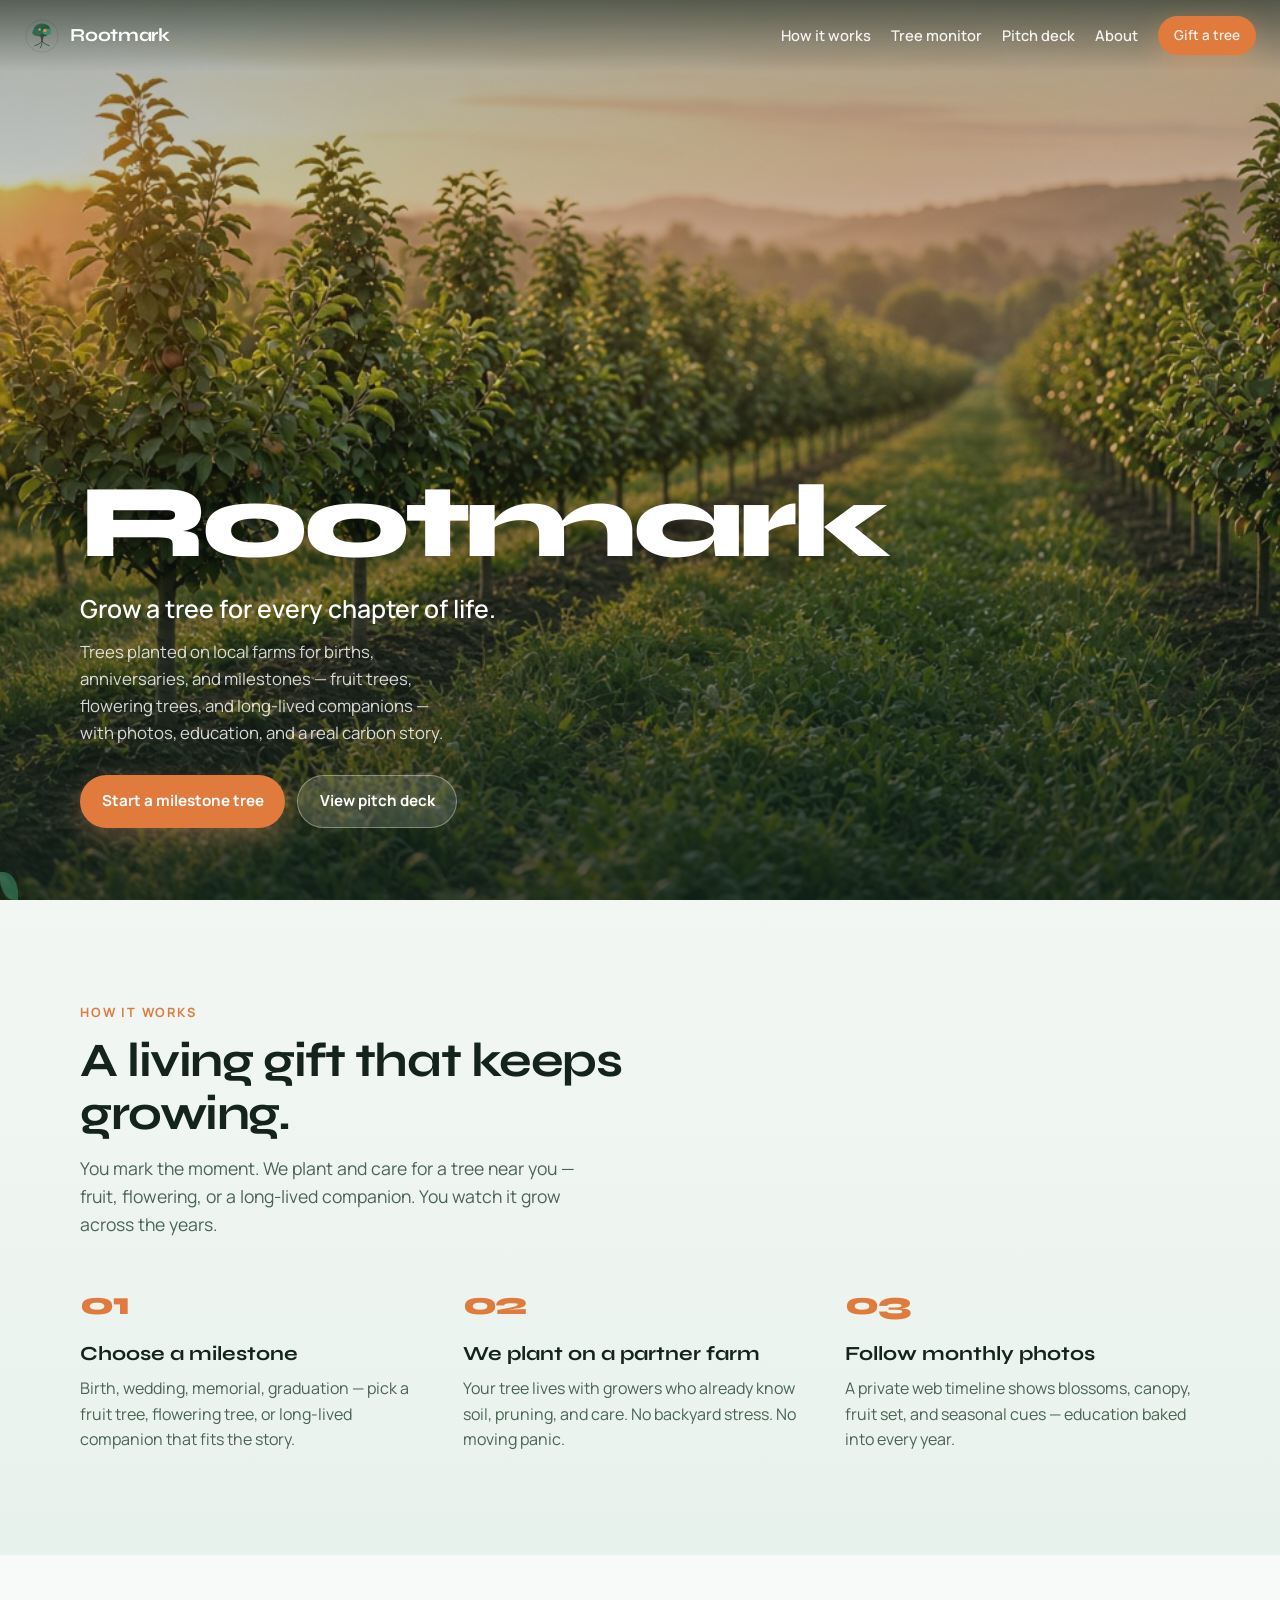
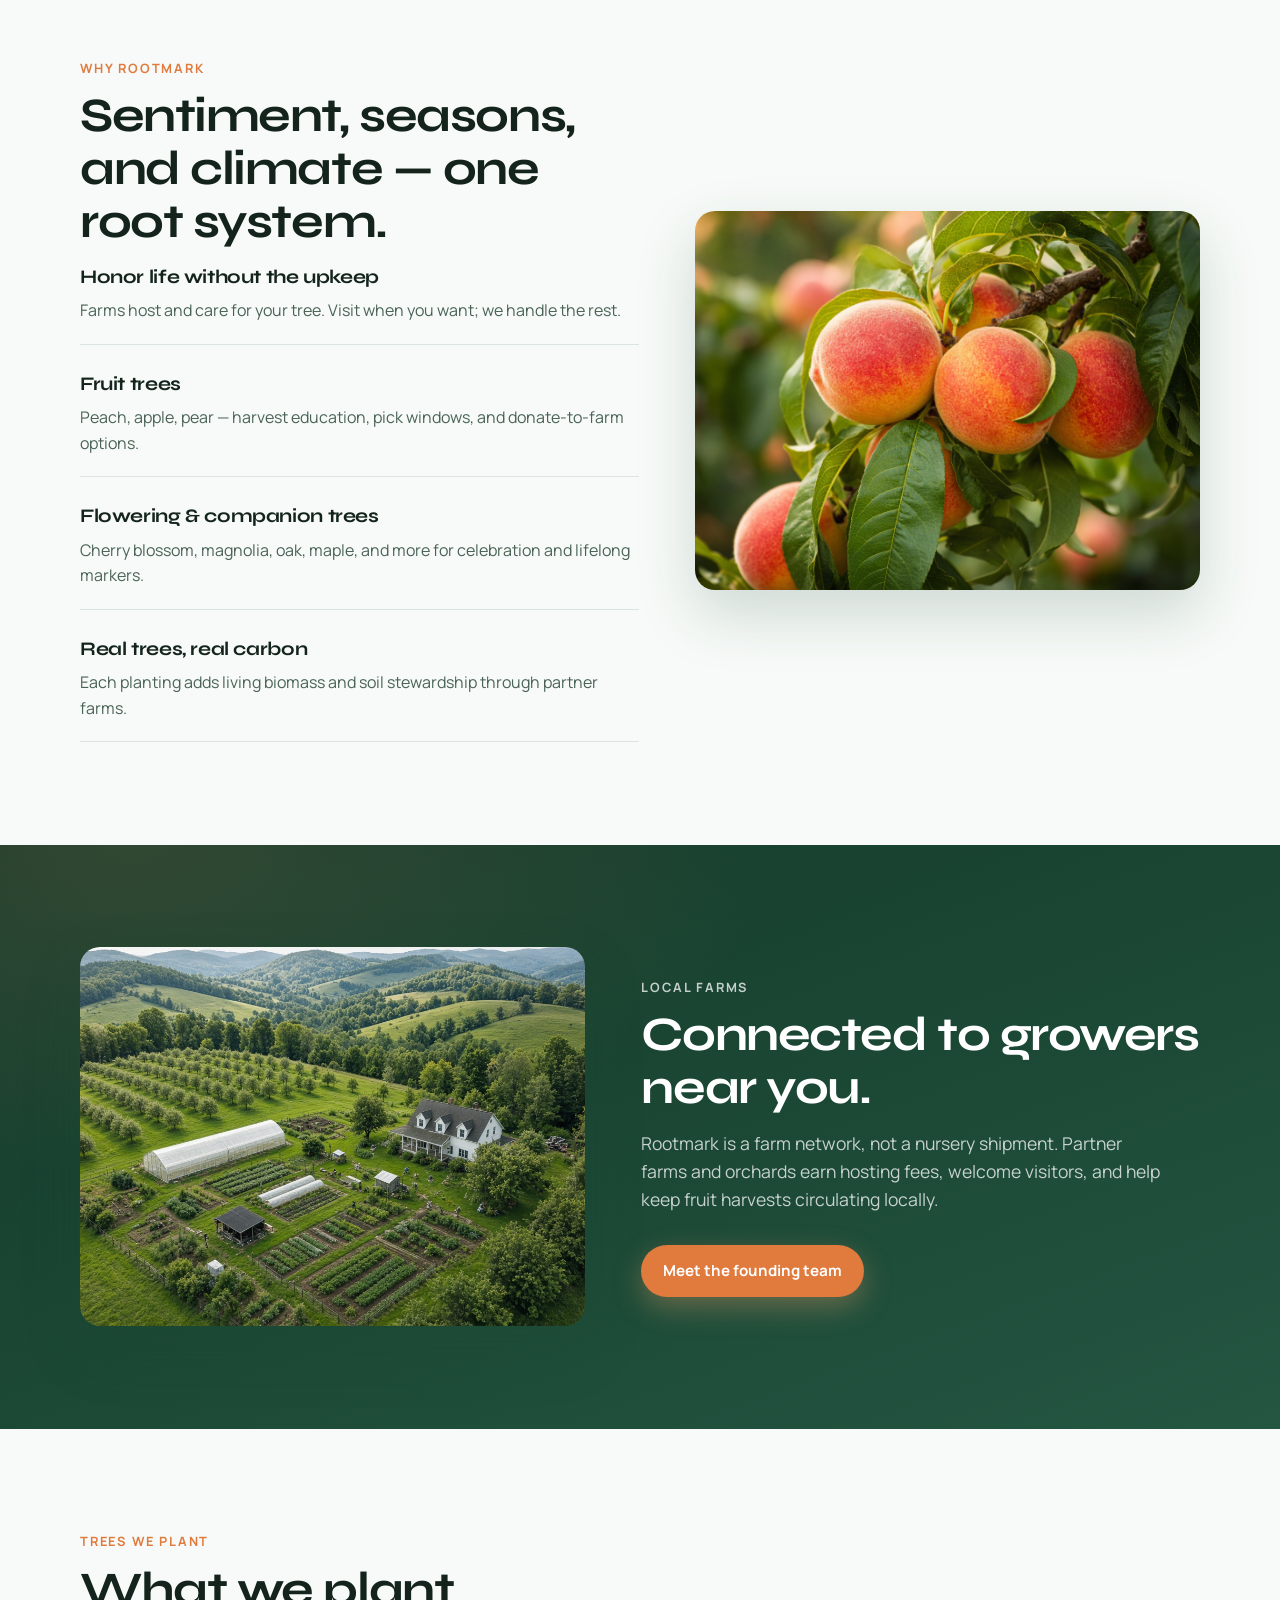
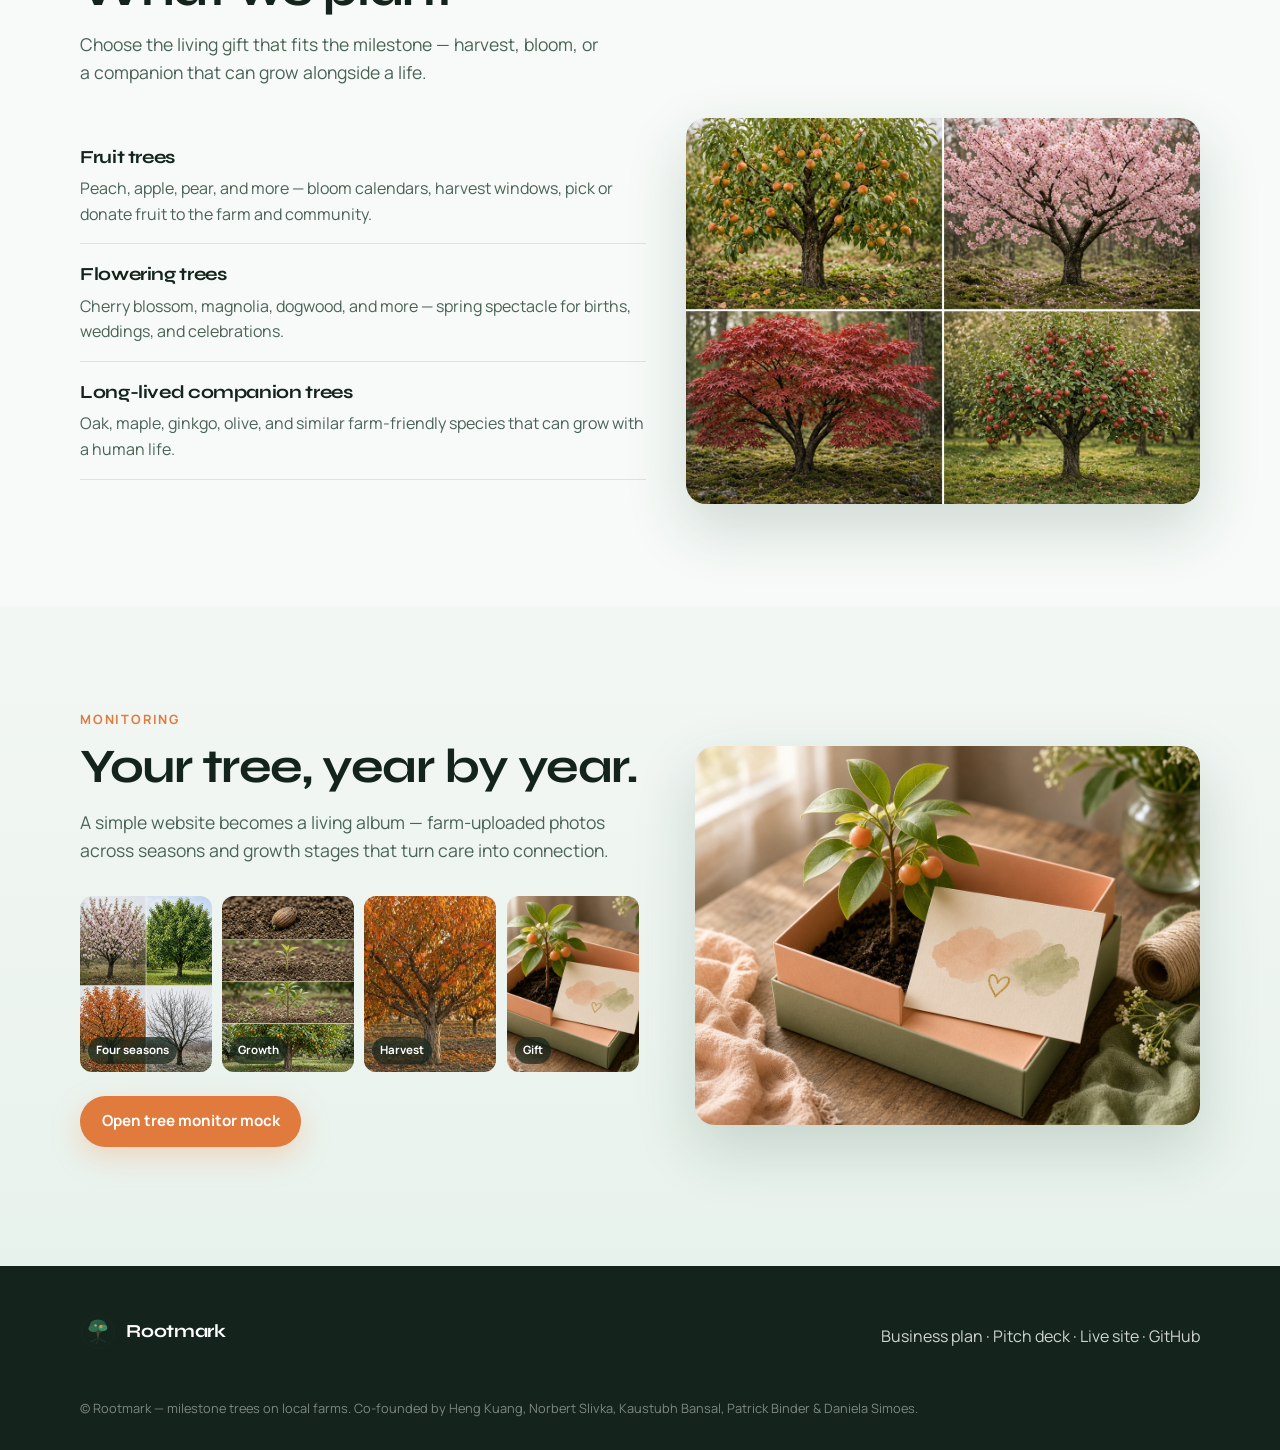
<file: index.html>
<!DOCTYPE html>
<html lang="en">
<head>
  <meta charset="utf-8" />
  <meta name="viewport" content="width=device-width, initial-scale=1" />
  <title>Rootmark — Grow a tree for every chapter of life</title>
  <meta name="description" content="Rootmark plants milestone trees on partner farms — fruit, cherry blossom, maple, and more. Watch them grow with photos, learn the seasons, and support local farms." />
  <link rel="icon" href="assets/favicon.svg" type="image/svg+xml" />
  <link rel="preconnect" href="https://fonts.googleapis.com" />
  <link rel="preconnect" href="https://fonts.gstatic.com" crossorigin />
  <link href="https://fonts.googleapis.com/css2?family=Manrope:wght@400;560;700&family=Syne:wght@700;800&display=swap" rel="stylesheet" />
  <link rel="stylesheet" href="css/styles.css" />
</head>
<body>
  <a class="skip" href="#main">Skip to content</a>
  <header class="nav" id="nav">
    <a class="brand" href="index.html"><img src="assets/logo.svg" alt="" />Rootmark</a>
    <button class="nav-toggle" aria-label="Menu" type="button">☰</button>
    <ul class="nav-links">
      <li><a href="#how">How it works</a></li>
      <li><a href="monitor.html">Tree monitor</a></li>
      <li><a href="pitch/index.html">Pitch deck</a></li>
      <li><a href="about.html">About</a></li>
      <li><a class="btn btn-primary" href="#gift">Gift a tree</a></li>
    </ul>
  </header>

  <main id="main">
    <section class="hero">
      <div class="hero-media" aria-hidden="true">
        <img src="assets/images/hero-orchard.jpg" alt="" />
      </div>
      <div class="hero-shade"></div>
      <span class="leaf" aria-hidden="true"></span>
      <span class="leaf" aria-hidden="true"></span>
      <span class="leaf" aria-hidden="true"></span>
      <div class="hero-content">
        <h1 class="hero-brand">Rootmark</h1>
        <p class="hero-line">Grow a tree for every chapter of life.</p>
        <p class="hero-sub">Trees planted on local farms for births, anniversaries, and milestones — fruit trees, flowering trees, and long-lived companions — with photos, education, and a real carbon story.</p>
        <div class="hero-ctas">
          <a class="btn btn-primary" href="#gift">Start a milestone tree</a>
          <a class="btn btn-ghost" href="pitch/index.html">View pitch deck</a>
        </div>
      </div>
    </section>

    <section class="section band-mist" id="how">
      <div class="section-inner">
        <p class="section-kicker">How it works</p>
        <h2>A living gift that keeps growing.</h2>
        <p class="lead">You mark the moment. We plant and care for a tree near you — fruit, flowering, or a long-lived companion. You watch it grow across the years.</p>
        <div class="steps">
          <div class="step">
            <h3>Choose a milestone</h3>
            <p>Birth, wedding, memorial, graduation — pick a fruit tree, flowering tree, or long-lived companion that fits the story.</p>
          </div>
          <div class="step">
            <h3>We plant on a partner farm</h3>
            <p>Your tree lives with growers who already know soil, pruning, and care. No backyard stress. No moving panic.</p>
          </div>
          <div class="step">
            <h3>Follow monthly photos</h3>
            <p>A private web timeline shows blossoms, canopy, fruit set, and seasonal cues — education baked into every year.</p>
          </div>
        </div>
      </div>
    </section>

    <section class="section">
      <div class="section-inner split">
        <div class="copy">
          <p class="section-kicker">Why Rootmark</p>
          <h2>Sentiment, seasons, and climate — one root system.</h2>
          <ul class="feature-list">
            <li><strong>Honor life without the upkeep</strong><span>Farms host and care for your tree. Visit when you want; we handle the rest.</span></li>
            <li><strong>Fruit trees</strong><span>Peach, apple, pear — harvest education, pick windows, and donate-to-farm options.</span></li>
            <li><strong>Flowering &amp; companion trees</strong><span>Cherry blossom, magnolia, oak, maple, and more for celebration and lifelong markers.</span></li>
            <li><strong>Real trees, real carbon</strong><span>Each planting adds living biomass and soil stewardship through partner farms.</span></li>
          </ul>
        </div>
        <div class="media-frame">
          <img src="assets/images/fruit-harvest.jpg" alt="Ripe fruit on a partner orchard tree" />
        </div>
      </div>
    </section>

    <section class="section band-moss">
      <div class="section-inner split reverse">
        <div class="copy">
          <p class="section-kicker">Local farms</p>
          <h2>Connected to growers near you.</h2>
          <p class="lead">Rootmark is a farm network, not a nursery shipment. Partner farms and orchards earn hosting fees, welcome visitors, and help keep fruit harvests circulating locally.</p>
          <a class="btn btn-primary" href="about.html">Meet the founding team</a>
        </div>
        <div class="media-frame">
          <img src="assets/images/local-farm.jpg" alt="Aerial view of a partner farm orchard" />
        </div>
      </div>
    </section>


    <section class="section" id="trees">
      <div class="section-inner">
        <p class="section-kicker">Trees we plant</p>
        <h2>What we plant</h2>
        <p class="lead">Choose the living gift that fits the milestone — harvest, bloom, or a companion that can grow alongside a life.</p>
        <div class="tree-types">
          <ul class="tree-type-list">
            <li><strong>Fruit trees</strong><span>Peach, apple, pear, and more — bloom calendars, harvest windows, pick or donate fruit to the farm and community.</span></li>
            <li><strong>Flowering trees</strong><span>Cherry blossom, magnolia, dogwood, and more — spring spectacle for births, weddings, and celebrations.</span></li>
            <li><strong>Long-lived companion trees</strong><span>Oak, maple, ginkgo, olive, and similar farm-friendly species that can grow with a human life.</span></li>
          </ul>
          <div class="media-frame">
            <img src="assets/images/tree-types-collage.jpg" alt="Collage of fruit, flowering, and companion trees" />
          </div>
        </div>
      </div>
    </section>

    <section class="section band-mist" id="gift">
      <div class="section-inner split">
        <div class="copy">
          <p class="section-kicker">Monitoring</p>
          <h2>Your tree, year by year.</h2>
          <p class="lead">A simple website becomes a living album — farm-uploaded photos across seasons and growth stages that turn care into connection.</p>
          <div class="photo-strip" aria-label="Monitoring collage concepts">
            <figure>
              <img src="assets/images/tree-four-seasons.jpg" alt="Four seasons collage of the same tree" />
              <figcaption>Four seasons</figcaption>
            </figure>
            <figure>
              <img src="assets/images/tree-growth-stages.jpg" alt="Growth collage from seed to mature tree" />
              <figcaption>Growth</figcaption>
            </figure>
            <figure>
              <img src="assets/images/season-autumn-fruit.jpg" alt="Autumn fruit harvest" />
              <figcaption>Harvest</figcaption>
            </figure>
            <figure>
              <img src="assets/images/milestone-gift.jpg" alt="Milestone gift" />
              <figcaption>Gift</figcaption>
            </figure>
          </div>
          <p style="margin-top:1.5rem"><a class="btn btn-primary" href="monitor.html">Open tree monitor mock</a></p>
        </div>
        <div class="media-frame">
          <img src="assets/images/milestone-gift.jpg" alt="Milestone sapling gift" />
        </div>
      </div>
    </section>
  </main>

  <footer class="footer">
    <div class="footer-inner">
      <a class="brand" href="index.html"><img src="assets/logo.svg" alt="" width="36" height="36" />Rootmark</a>
      <div>
        <a href="docs/business-plan.md">Business plan</a> ·
        <a href="pitch/index.html">Pitch deck</a> ·
        <a href="https://heng-kuang-venturo.github.io/rootmark/">Live site</a> ·
        <a href="https://github.com/heng-kuang-venturo/rootmark">GitHub</a>
      </div>
      <small>© Rootmark — milestone trees on local farms. Co-founded by Heng Kuang, Norbert Slivka, Kaustubh Bansal, Patrick Binder &amp; Daniela Simoes.</small>
    </div>
  </footer>
  <script src="js/main.js"></script>
</body>
</html>
</file>
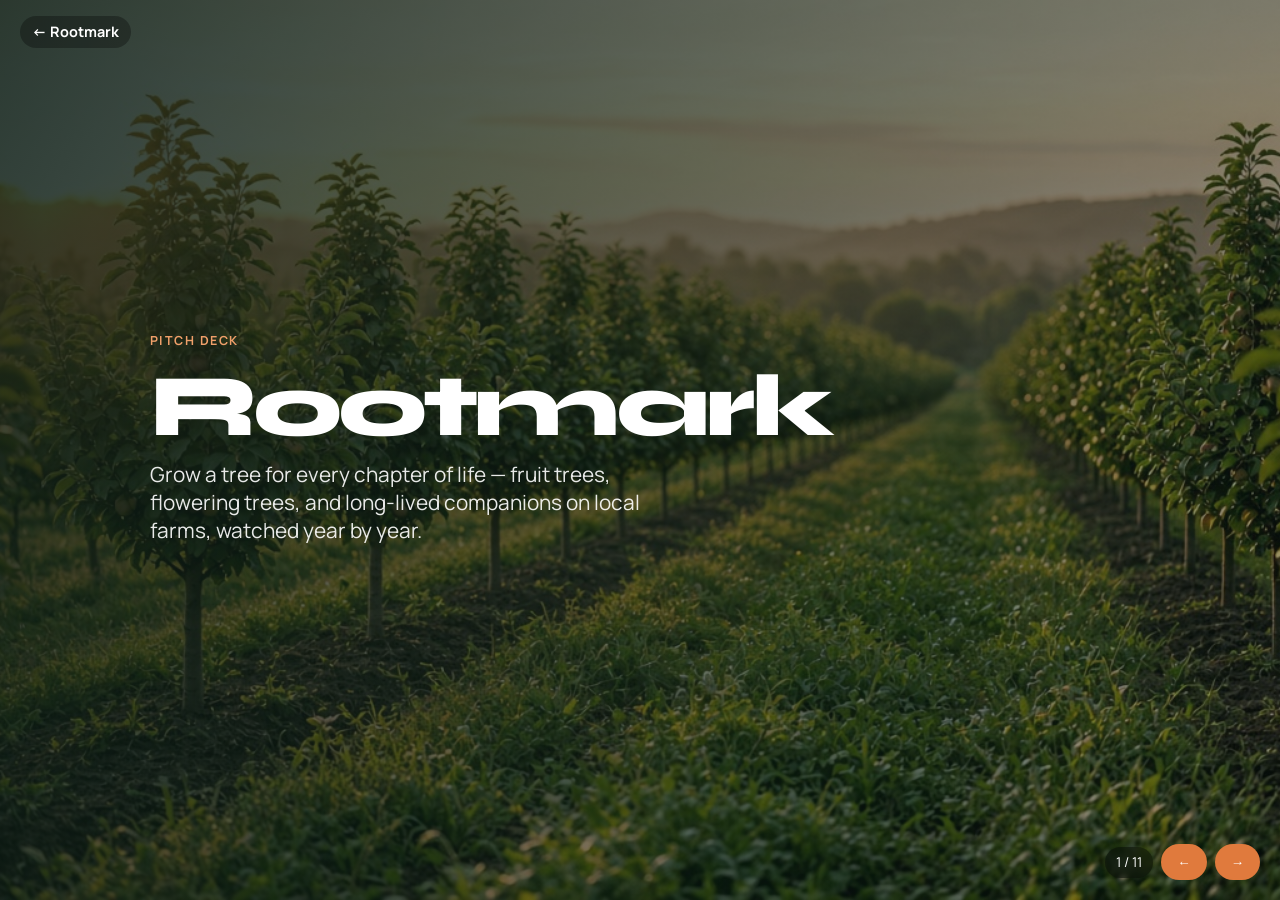
<file: pitch/index.html>
<!DOCTYPE html>
<html lang="en">
<head>
<meta charset="utf-8" />
<meta name="viewport" content="width=device-width, initial-scale=1" />
<title>Rootmark — Pitch Deck</title>
<link rel="icon" href="../assets/favicon.svg" type="image/svg+xml" />
<link href="https://fonts.googleapis.com/css2?family=Manrope:wght@400;560;700&family=Syne:wght@700;800&display=swap" rel="stylesheet" />
<style>
:root{--moss:#1a4633;--leaf:#2f6b4f;--apricot:#e07a3d;--peach:#f0a06a;--ink:#14241c;--paper:#f7faf8;--mist:#e8f2ec;--font-d:"Syne",sans-serif;--font-b:"Manrope",sans-serif}
*{box-sizing:border-box}html,body{margin:0;height:100%;font-family:var(--font-b);color:var(--ink);background:#0e1f17}
.deck{height:100%;overflow:hidden}.slide{display:none;height:100%;padding:clamp(1.5rem,4vw,3rem);position:relative;overflow:hidden}
.slide.active{display:grid;align-content:center;animation:in .55s cubic-bezier(.22,1,.36,1)}
@keyframes in{from{opacity:0;transform:translateY(18px)}to{opacity:1;transform:none}}
.slide.dark{background:linear-gradient(160deg,#123028,#1a4633 55%,#245642);color:#fff}
.slide.light{background:radial-gradient(ellipse at 90% 10%,rgba(240,160,106,.18),transparent 40%),linear-gradient(180deg,#f3f7f4,#e8f2ec)}
.slide.photo{color:#fff}.slide.photo .bg{position:absolute;inset:0;z-index:0}
.slide.photo .bg img{width:100%;height:100%;object-fit:cover}.slide.photo .shade{position:absolute;inset:0;background:linear-gradient(120deg,rgba(14,31,23,.88),rgba(14,31,23,.35));z-index:1}
.slide .content{position:relative;z-index:2;max-width:980px;width:100%;margin:0 auto}
.brand{font-family:var(--font-d);font-weight:800;font-size:clamp(2.8rem,8vw,5.5rem);letter-spacing:-.045em;line-height:.95;margin:0 0 .75rem}
h1{font-family:var(--font-d);font-size:clamp(2rem,5vw,3.4rem);letter-spacing:-.035em;margin:0 0 1rem;line-height:1.05;max-width:18ch}
h2{font-family:var(--font-d);font-size:clamp(1.6rem,3.5vw,2.4rem);letter-spacing:-.03em;margin:0 0 1rem}
.tag{color:var(--peach);font-weight:700;letter-spacing:.12em;text-transform:uppercase;font-size:.78rem;margin:0 0 1rem}
.sub{font-size:clamp(1.05rem,2vw,1.3rem);max-width:42ch;opacity:.9;margin:0 0 1.5rem}
.grid2{display:grid;gap:1.25rem}@media(min-width:800px){.grid2{grid-template-columns:1fr 1fr;gap:2rem}}
.grid3{display:grid;gap:1rem}@media(min-width:800px){.grid3{grid-template-columns:repeat(3,1fr)}}
.panel{padding:1.1rem 1.2rem;border-top:3px solid var(--apricot);background:rgba(255,255,255,.08)}
.light .panel{background:rgba(255,255,255,.65);border-top-color:var(--leaf)}
.panel strong{display:block;font-family:var(--font-d);font-size:1.35rem;margin-bottom:.35rem}
.panel span{font-size:.95rem;opacity:.85;display:block}
.stat{font-family:var(--font-d);font-size:clamp(1.8rem,4vw,2.6rem);font-weight:800;color:var(--apricot);letter-spacing:-.03em}
.light .stat{color:var(--moss)}
.note{font-size:.8rem;opacity:.65;margin-top:1.25rem;max-width:60ch}
ul.clean{margin:0;padding:0;list-style:none;display:grid;gap:.65rem}
ul.clean li{padding-left:1.1rem;position:relative}
ul.clean li::before{content:"";position:absolute;left:0;top:.55em;width:.45rem;height:.45rem;border-radius:50%;background:var(--apricot)}
.nav-ui{position:fixed;bottom:1.25rem;right:1.25rem;z-index:10;display:flex;gap:.5rem;align-items:center}
.nav-ui button{border:0;background:var(--apricot);color:#fff;font-weight:700;padding:.65rem 1rem;border-radius:999px;cursor:pointer}
.nav-ui .count{color:#fff;background:rgba(0,0,0,.35);padding:.4rem .7rem;border-radius:999px;font-size:.85rem;backdrop-filter:blur(6px)}
.top{position:fixed;top:1rem;left:1.25rem;z-index:10;display:flex;gap:.75rem;align-items:center}
.top a{color:#fff;text-decoration:none;font-weight:700;font-size:.9rem;background:rgba(0,0,0,.3);padding:.4rem .75rem;border-radius:999px}
.light ~ .top a,.on-light .top a{color:var(--moss);background:rgba(255,255,255,.7)}
.mini-img{width:100%;border-radius:1rem;overflow:hidden;max-height:280px}
.mini-img img{width:100%;height:100%;object-fit:cover;aspect-ratio:16/9}
table{width:100%;border-collapse:collapse;font-size:.95rem}
td,th{padding:.55rem .4rem;border-bottom:1px solid rgba(255,255,255,.15);text-align:left}
.light td,.light th{border-bottom-color:rgba(26,70,51,.12)}
th{font-family:var(--font-d)}
.team-grid{display:grid;grid-template-columns:repeat(2,1fr);gap:.85rem;margin-top:1rem}
@media(min-width:800px){.team-grid{grid-template-columns:repeat(5,1fr)}}
.team-card{display:grid;gap:.35rem;justify-items:center;text-align:center;padding:.5rem .25rem}
.team-card img{width:84px;height:84px;border-radius:50%;object-fit:cover;border:3px solid rgba(26,70,51,.15)}
.team-card strong{font-family:var(--font-d);font-size:.95rem;letter-spacing:-.02em}
.team-card span{font-size:.8rem;opacity:.75}
</style>
</head>
<body>
<div class="top"><a href="../index.html">← Rootmark</a></div>
<div class="deck" id="deck">

<section class="slide photo active" data-i="0">
  <div class="bg"><img src="../assets/images/hero-orchard.jpg" alt="" /></div>
  <div class="shade"></div>
  <div class="content">
    <p class="tag">Pitch deck</p>
    <p class="brand">Rootmark</p>
    <p class="sub">Grow a tree for every chapter of life — fruit trees, flowering trees, and long-lived companions on local farms, watched year by year.</p>
  </div>
</section>

<section class="slide dark" data-i="1">
  <div class="content">
    <p class="tag">Problem</p>
    <h1>Milestones deserve more than flowers that wilt.</h1>
    <ul class="clean">
      <li>People want living gifts for births, anniversaries, memorials — but few have land, time, or know-how.</li>
      <li>Moving, renting, and apartment life make backyard trees fragile promises.</li>
      <li>Carbon offsets feel abstract; local farms need stable revenue beyond seasonal tourists.</li>
    </ul>
  </div>
</section>

<section class="slide photo" data-i="2">
  <div class="bg"><img src="../assets/images/milestone-gift.jpg" alt="" /></div>
  <div class="shade"></div>
  <div class="content">
    <p class="tag">Solution</p>
    <h1>A milestone tree hosted by a farm near you.</h1>
    <div class="grid3" style="margin-top:1.5rem">
      <div class="panel"><strong>Plant</strong><span>Gift or subscribe; we plant your tree on a partner farm or orchard.</span></div>
      <div class="panel"><strong>Watch</strong><span>Farm photos across years and seasons — growth stages, blooms, and harvest notes for fruit trees.</span></div>
      <div class="panel"><strong>Share</strong><span>Visit anytime; for fruit trees, pick or donate harvest to the farm and community.</span></div>
    </div>
    <p class="note" style="margin-top:1rem">Trees we plant: fruit trees (peach, apple, pear) · flowering trees (cherry blossom, magnolia, dogwood) · long-lived companions (oak, maple, ginkgo, olive).</p>
  </div>
</section>

<section class="slide light" data-i="3">
  <div class="content">
    <p class="tag">Market size</p>
    <h2>TAM / SAM / SOM (labeled estimates)</h2>
    <div class="grid3">
      <div class="panel"><span class="stat">~$85–120B</span><strong>TAM</strong><span>Global gifting + experiential gifts + memorial plantings (order-of-magnitude; combines celebratory gifting and tree/offset markets). Assumption band, not audited.</span></div>
      <div class="panel"><span class="stat">~$8–14B</span><strong>SAM</strong><span>US + W. Europe premium experiential gifts, baby/wedding registries, and local agritourism spend addressable by farm-hosted trees.</span></div>
      <div class="panel"><span class="stat">~$40–90M</span><strong>SOM</strong><span>5-year target: top 20 US metros + 2 EU pilots × mid/high-income milestone givers; ~150–300k trees cumulative.</span></div>
    </div>
    <p class="note">Sources/anchors (directional): US greeting &amp; gift retail scale; wedding/baby registry spend reports; agritourism USDA summaries; voluntary carbon &amp; tree-planting NGO volumes. All figures are planning estimates with clear assumptions — refine with primary research.</p>
  </div>
</section>

<section class="slide dark" data-i="4">
  <div class="content">
    <p class="tag">Business model</p>
    <h2>Three revenue rails</h2>
    <div class="grid3">
      <div class="panel"><strong>Gift planting</strong><span>$180–$320 one-time: tree + first-year care + digital timeline + gift narrative.</span></div>
      <div class="panel"><strong>Care subscription</strong><span>$8–$15/mo after year one: photos, agronomy notes, visit windows, harvest options.</span></div>
      <div class="panel"><strong>Farm partnership</strong><span>Host fee per tree/year + optional visitor day packages; farms keep donated fruit value.</span></div>
    </div>
  </div>
</section>

<section class="slide light" data-i="5">
  <div class="content">
    <p class="tag">Unit economics sketch</p>
    <h2>Per tree, year 1 (illustrative)</h2>
    <table>
      <tr><th>Line</th><th>Amount</th><th>Notes</th></tr>
      <tr><td>ASP (gift SKU)</td><td>$240</td><td>Mid-tier fruit tree (e.g. peach or apple)</td></tr>
      <tr><td>Sapling + plant labor</td><td>$(35–55)</td><td>Wholesale + farm crew</td></tr>
      <tr><td>Year-1 host stipend</td><td>$(40–60)</td><td>Paid to farm</td></tr>
      <tr><td>Photo ops + QA</td><td>$(18–28)</td><td>Monthly uploads, moderation</td></tr>
      <tr><td>Payment + gift packaging</td><td>$(20–30)</td><td>Digital + optional print card</td></tr>
      <tr><td>Contribution margin</td><td>~$70–120</td><td>~30–50% before CAC</td></tr>
    </table>
    <p class="note">CAC target via registries &amp; farm events: $40–80. Payback inside first subscription year when attach rate ≥45%.</p>
  </div>
</section>

<section class="slide photo" data-i="6">
  <div class="bg"><img src="../assets/images/local-farm.jpg" alt="" /></div>
  <div class="shade"></div>
  <div class="content">
    <p class="tag">Operations</p>
    <h1>Farm network + monthly photo logistics.</h1>
    <ul class="clean">
      <li>Onboard orchards with spare row capacity; standardized planting &amp; labeling kits.</li>
      <li>Farms upload monthly photos via mobile web; Rootmark tags phenology tips.</li>
      <li>Visit booking windows coordinated with farms; harvest opt-in or donate-by-default.</li>
      <li>Carbon story tied to living trees + soil practices — no phantom offsets.</li>
    </ul>
  </div>
</section>

<section class="slide dark" data-i="7">
  <div class="content">
    <p class="tag">Go-to-market</p>
    <h2>Phases</h2>
    <div class="grid3">
      <div class="panel"><strong>0–6 mo</strong><span>2–3 farms, 500 trees, wedding/baby registry pilots, founding tech veterans.</span></div>
      <div class="panel"><strong>6–18 mo</strong><span>Expand metro farm network; B2B corporate milestone gifts; influencer orchard days.</span></div>
      <div class="panel"><strong>18–36 mo</strong><span>Multi-region density; subscription attach; white-label memorials with hospices/faith groups.</span></div>
    </div>
  </div>
</section>

<section class="slide light" data-i="8">
  <div class="content">
    <p class="tag">Costs to launch</p>
    <h2>Estimated year-0 burn (lean)</h2>
    <div class="grid2">
      <div class="panel"><strong>$180–260k</strong><span>Ops: farm stipends seed fund, sapling inventory, photo QA contractors, insurance.</span></div>
      <div class="panel"><strong>$120–180k</strong><span>Product: monitoring site, CRM, farm mobile upload, basic marketplace.</span></div>
      <div class="panel"><strong>$80–140k</strong><span>GTM: registry partnerships, content, launch events.</span></div>
      <div class="panel"><strong>$150–220k</strong><span>Team: founding tech veterans + early ops/partnerships (sweat/equity early).</span></div>
    </div>
    <p class="note">Total seed-ish ask band: ~$0.6–0.9M for 18 months runway — planning estimate only.</p>
  </div>
</section>


<section class="slide light" data-i="9">
  <div class="content">
    <p class="tag">Team</p>
    <h2>Tech veterans. Greener world.</h2>
    <p class="sub" style="max-width:52ch;margin:0 0 1rem;font-size:1.05rem">Elite stack coverage — frontend, backend, ML, data science, and product — with years building products that create value for billions of people. Now dedicated to Rootmark.</p>
    <div class="team-grid">
      <div class="team-card">
        <img src="../assets/avatars/avatar-heng-kuang.jpg" alt="Heng Kuang" />
        <strong>Heng Kuang</strong>
        <span>Co-founder</span>
      </div>
      <div class="team-card">
        <img src="../assets/avatars/avatar-norbert-slivka.jpg" alt="Norbert Slivka" />
        <strong>Norbert Slivka</strong>
        <span>Co-founder</span>
      </div>
      <div class="team-card">
        <img src="../assets/avatars/avatar-kaustubh-bansal.jpg" alt="Kaustubh Bansal" />
        <strong>Kaustubh Bansal</strong>
        <span>Co-founder</span>
      </div>
      <div class="team-card">
        <img src="../assets/avatars/avatar-patrick-binder.jpg" alt="Patrick Binder" />
        <strong>Patrick Binder</strong>
        <span>Co-founder</span>
      </div>
      <div class="team-card">
        <img src="../assets/avatars/avatar-daniela-simoes.jpg" alt="Daniela Simoes" />
        <strong>Daniela Simoes</strong>
        <span>Co-founder</span>
      </div>
    </div>
    <p class="note">Five founders · product, platform, and planet</p>
  </div>
</section>

<section class="slide photo" data-i="10">
  <div class="bg"><img src="../assets/images/fruit-harvest.jpg" alt="" /></div>
  <div class="shade"></div>
  <div class="content">
    <p class="tag">Ask / vision</p>
    <p class="brand">Rootmark</p>
    <p class="sub">Make every milestone grow something you can visit, taste, and pass on.</p>
    <p style="margin-top:1.5rem"><a href="../monitor.html" style="color:#f0a06a;font-weight:700">See the tree monitor mock →</a></p>
  </div>
</section>

</div>
<div class="nav-ui">
  <span class="count"><span id="cur">1</span> / <span id="tot">10</span></span>
  <button type="button" id="prev" aria-label="Previous">←</button>
  <button type="button" id="next" aria-label="Next">→</button>
</div>
<script>
const slides=[...document.querySelectorAll('.slide')];
let i=0;
const cur=document.getElementById('cur');
document.getElementById('tot').textContent=slides.length;
function show(n){i=(n+slides.length)%slides.length;slides.forEach((s,idx)=>s.classList.toggle('active',idx===i));cur.textContent=i+1;document.body.classList.toggle('on-light',slides[i].classList.contains('light'));}
document.getElementById('prev').onclick=()=>show(i-1);
document.getElementById('next').onclick=()=>show(i+1);
document.addEventListener('keydown',e=>{if(e.key==='ArrowRight'||e.key===' '){e.preventDefault();show(i+1)}if(e.key==='ArrowLeft')show(i-1)});
</script>
</body>
</html>
</file>
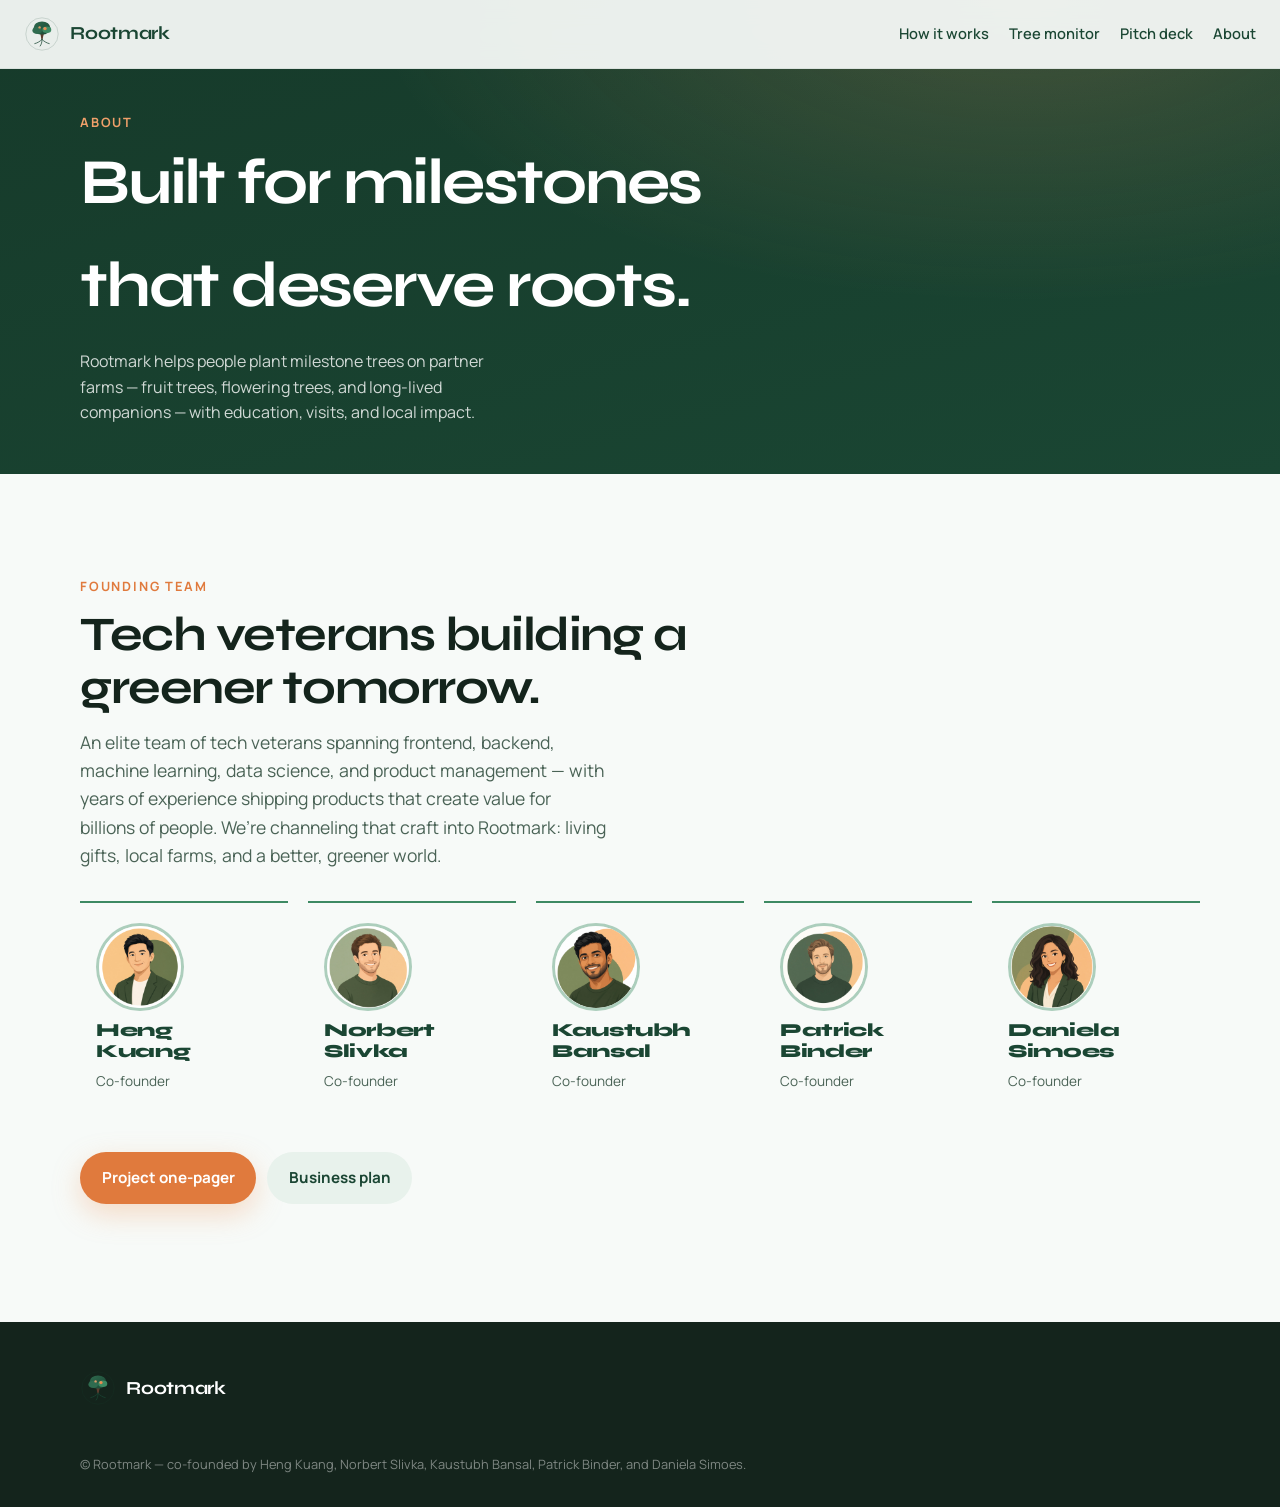
<file: about.html>
<!DOCTYPE html>
<html lang="en">
<head>
  <meta charset="utf-8" />
  <meta name="viewport" content="width=device-width, initial-scale=1" />
  <title>About — Rootmark</title>
  <link rel="icon" href="assets/favicon.svg" type="image/svg+xml" />
  <link href="https://fonts.googleapis.com/css2?family=Manrope:wght@400;560;700&family=Syne:wght@700;800&display=swap" rel="stylesheet" />
  <link rel="stylesheet" href="css/styles.css" />
</head>
<body>
  <header class="nav nav-dark" id="nav">
    <a class="brand" href="index.html"><img src="assets/logo.svg" alt="" />Rootmark</a>
    <button class="nav-toggle" aria-label="Menu" type="button">☰</button>
    <ul class="nav-links">
      <li><a href="index.html#how">How it works</a></li>
      <li><a href="monitor.html">Tree monitor</a></li>
      <li><a href="pitch/index.html">Pitch deck</a></li>
      <li><a href="about.html">About</a></li>
    </ul>
  </header>

  <header class="page-hero">
    <div class="section-inner">
      <p class="section-kicker" style="color:#f0a06a">About</p>
      <h1>Built for milestones that deserve roots.</h1>
      <p>Rootmark helps people plant milestone trees on partner farms — fruit trees, flowering trees, and long-lived companions — with education, visits, and local impact.</p>
    </div>
  </header>

  <section class="section">
    <div class="section-inner">
      <p class="section-kicker">Founding team</p>
      <h2>Tech veterans building a greener tomorrow.</h2>
      <p class="lead">An elite team of tech veterans spanning frontend, backend, machine learning, data science, and product management — with years of experience shipping products that create value for billions of people. We’re channeling that craft into Rootmark: living gifts, local farms, and a better, greener world.</p>
      <div class="founders">
        <article class="founder">
          <img class="avatar" src="assets/avatars/avatar-heng-kuang.jpg" alt="Heng Kuang" width="88" height="88" />
          <div class="name">Heng Kuang</div>
          <div class="role">Co-founder</div>
        </article>
        <article class="founder">
          <img class="avatar" src="assets/avatars/avatar-norbert-slivka.jpg" alt="Norbert Slivka" width="88" height="88" />
          <div class="name">Norbert Slivka</div>
          <div class="role">Co-founder</div>
        </article>
        <article class="founder">
          <img class="avatar" src="assets/avatars/avatar-kaustubh-bansal.jpg" alt="Kaustubh Bansal" width="88" height="88" />
          <div class="name">Kaustubh Bansal</div>
          <div class="role">Co-founder</div>
        </article>
        <article class="founder">
          <img class="avatar" src="assets/avatars/avatar-patrick-binder.jpg" alt="Patrick Binder" width="88" height="88" />
          <div class="name">Patrick Binder</div>
          <div class="role">Co-founder</div>
        </article>
        <article class="founder">
          <img class="avatar" src="assets/avatars/avatar-daniela-simoes.jpg" alt="Daniela Simoes" width="88" height="88" />
          <div class="name">Daniela Simoes</div>
          <div class="role">Co-founder</div>
        </article>
      </div>
      <p style="margin-top:2.5rem"><a class="btn btn-primary" href="docs/project-description.md">Project one-pager</a>
      <a class="btn" style="margin-left:.5rem;background:var(--mist);color:var(--moss)" href="docs/business-plan.md">Business plan</a></p>
    </div>
  </section>

  <footer class="footer">
    <div class="footer-inner">
      <a class="brand" href="index.html"><img src="assets/logo.svg" alt="" />Rootmark</a>
      <small>© Rootmark — co-founded by Heng Kuang, Norbert Slivka, Kaustubh Bansal, Patrick Binder, and Daniela Simoes.</small>
    </div>
  </footer>
  <script src="js/main.js"></script>
</body>
</html>
</file>
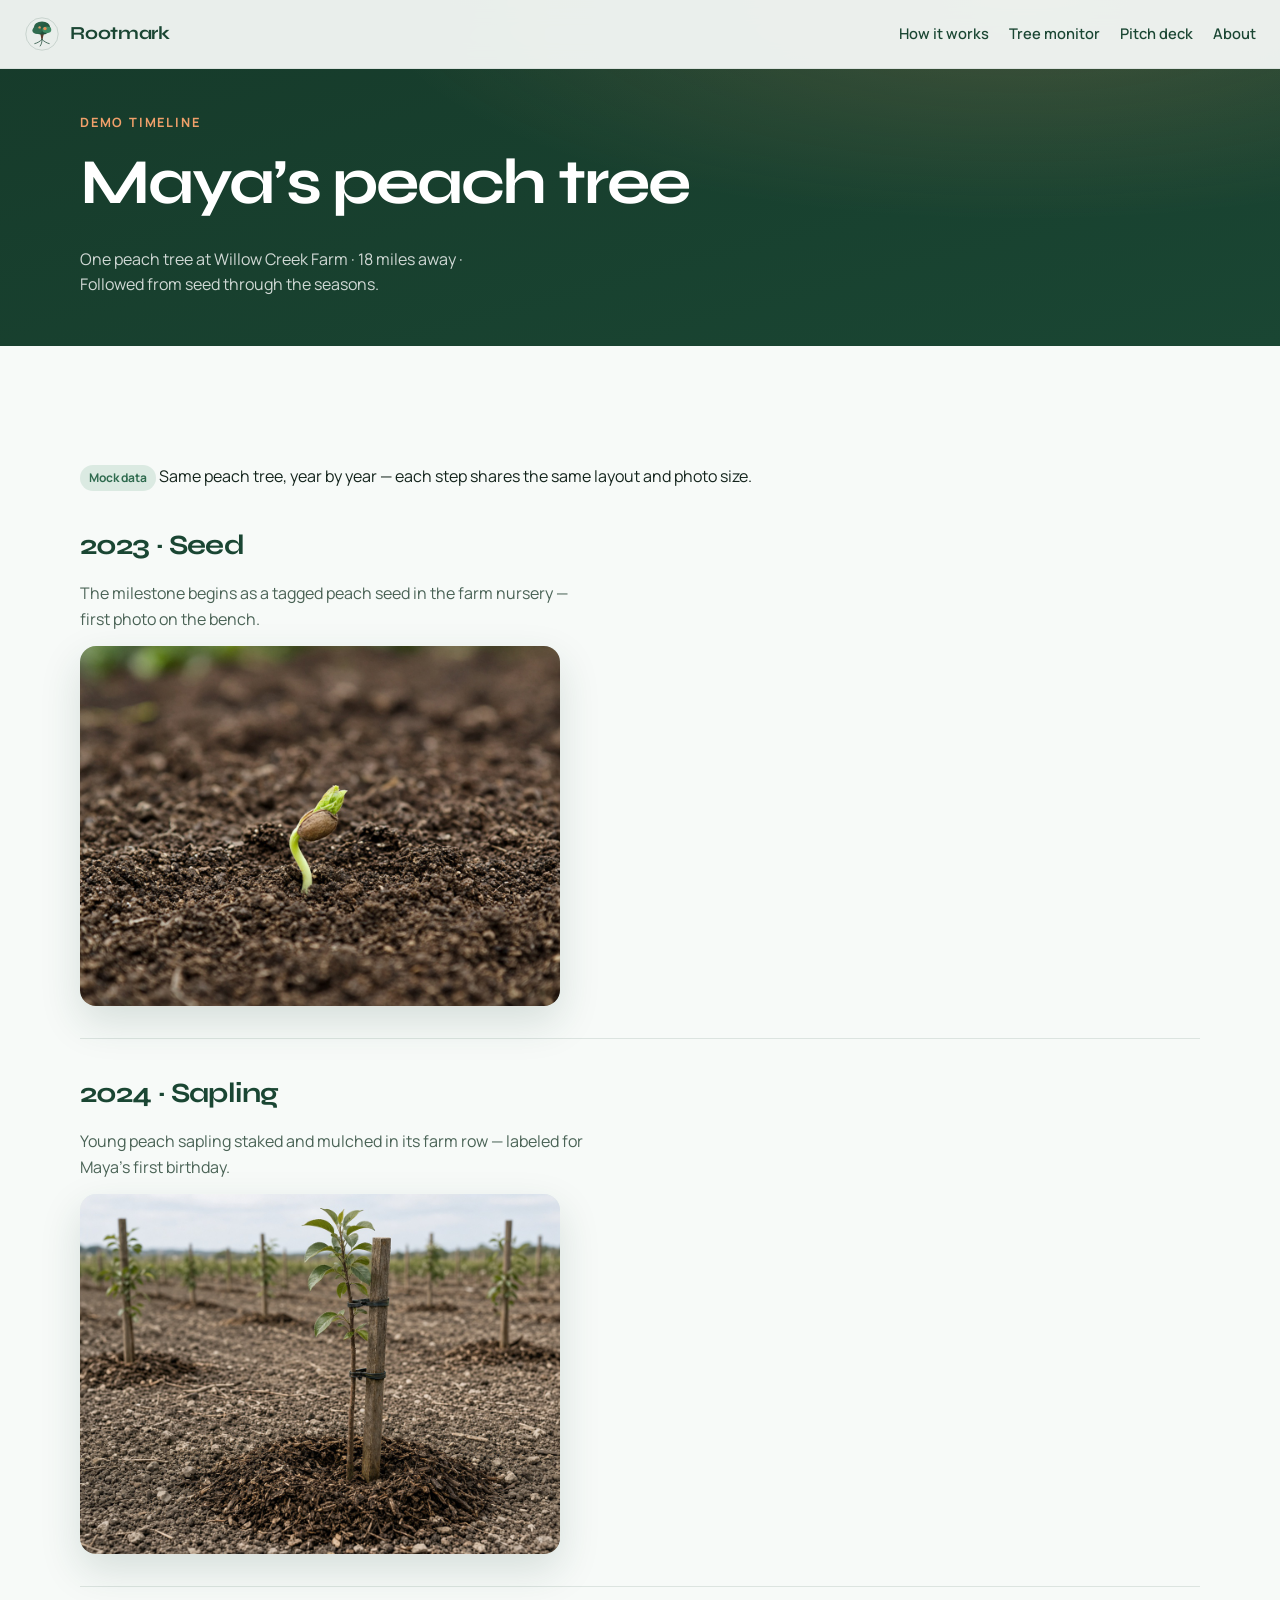
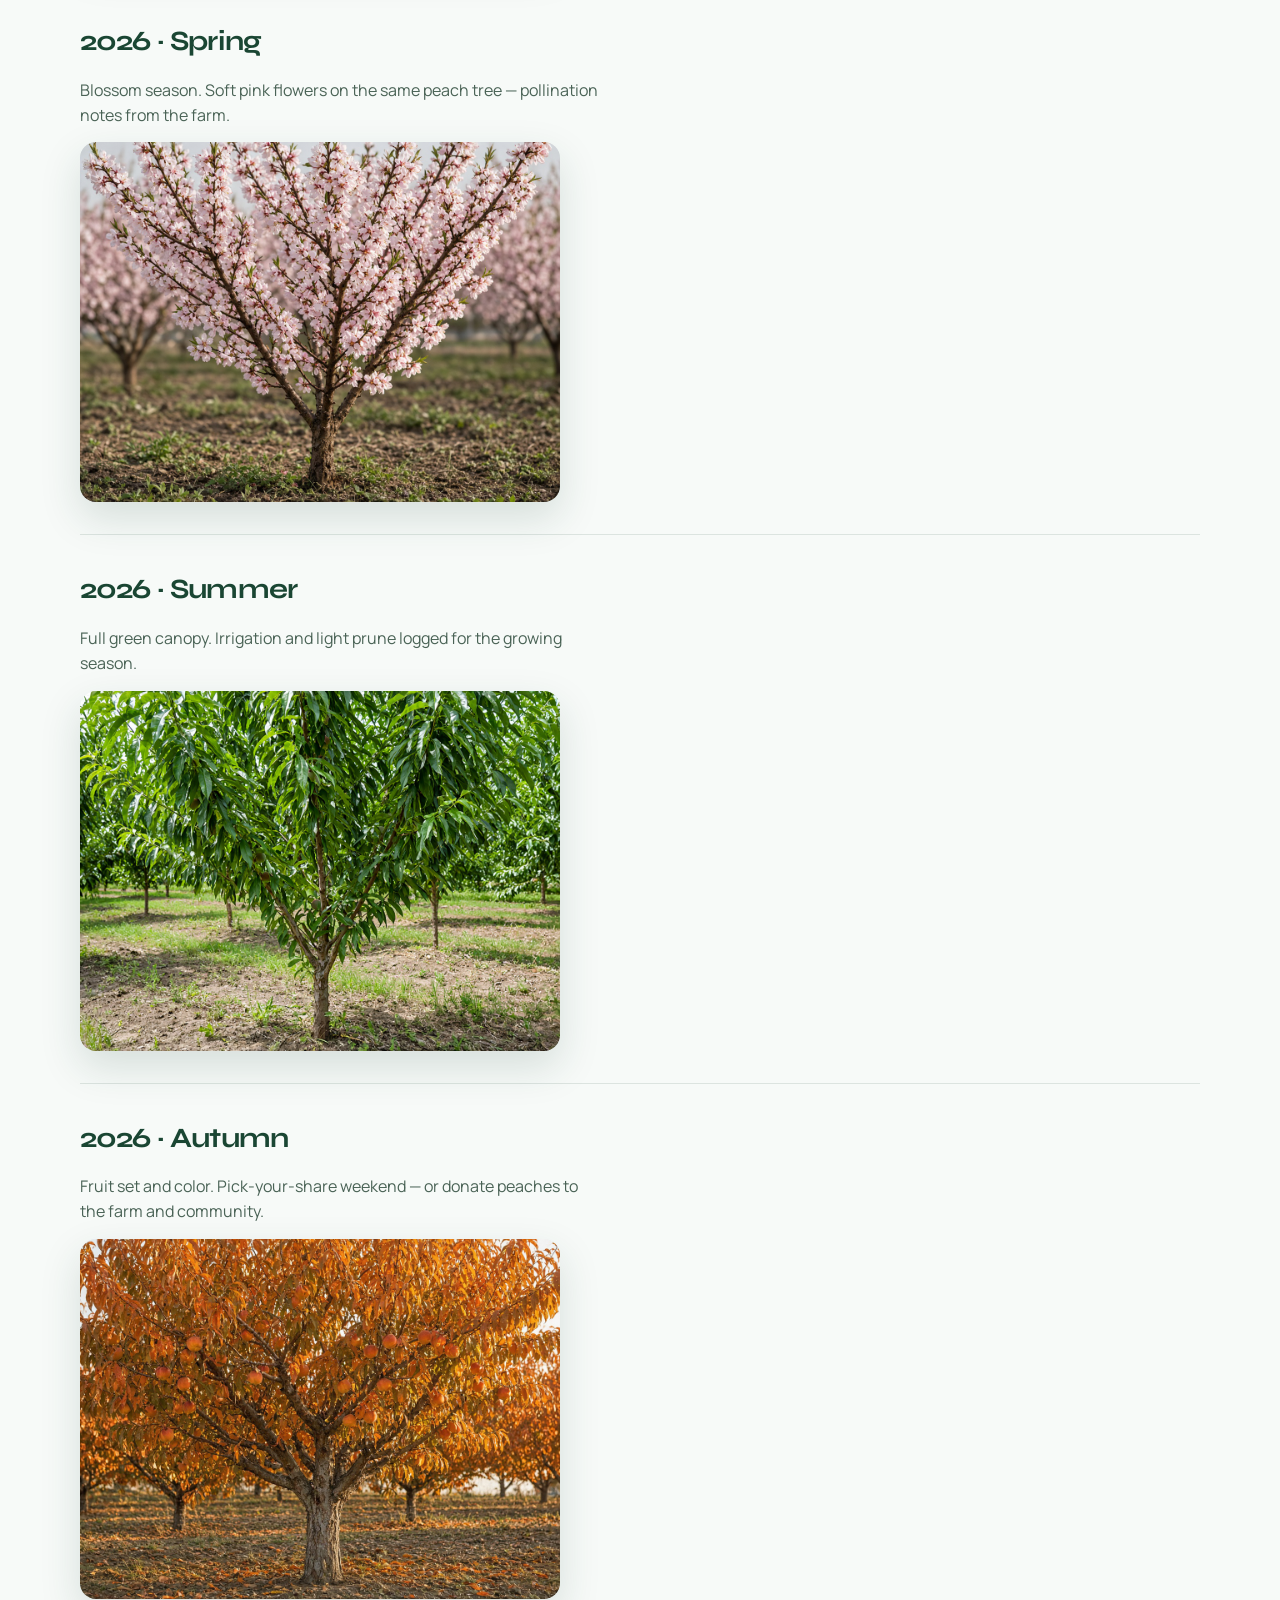
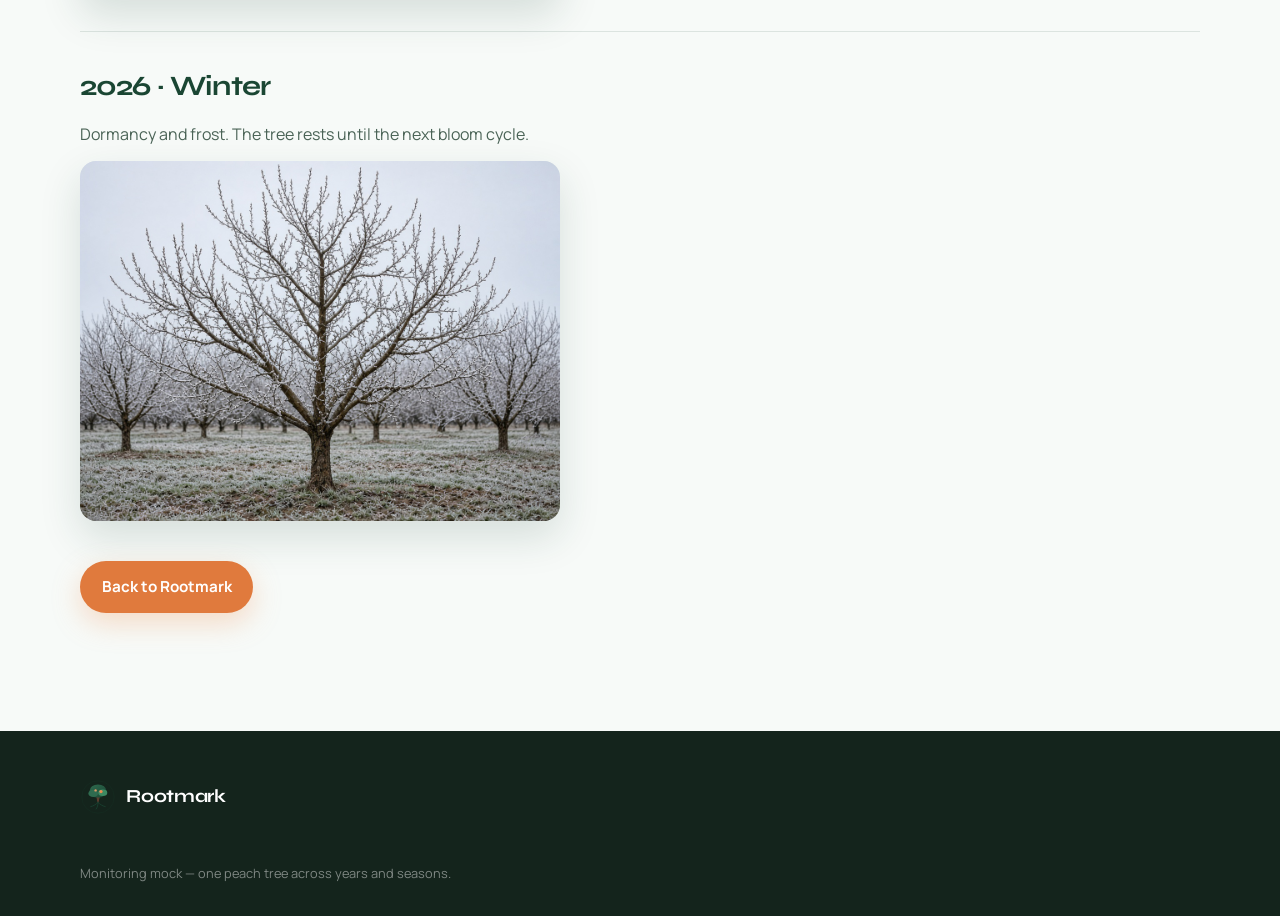
<file: monitor.html>
<!DOCTYPE html>
<html lang="en">
<head>
  <meta charset="utf-8" />
  <meta name="viewport" content="width=device-width, initial-scale=1" />
  <title>Tree monitor — Rootmark</title>
  <link rel="icon" href="assets/favicon.svg" type="image/svg+xml" />
  <link href="https://fonts.googleapis.com/css2?family=Manrope:wght@400;560;700&family=Syne:wght@700;800&display=swap" rel="stylesheet" />
  <link rel="stylesheet" href="css/styles.css" />
</head>
<body>
  <header class="nav nav-dark" id="nav">
    <a class="brand" href="index.html"><img src="assets/logo.svg" alt="" />Rootmark</a>
    <button class="nav-toggle" aria-label="Menu" type="button">☰</button>
    <ul class="nav-links">
      <li><a href="index.html#how">How it works</a></li>
      <li><a href="monitor.html">Tree monitor</a></li>
      <li><a href="pitch/index.html">Pitch deck</a></li>
      <li><a href="about.html">About</a></li>
    </ul>
  </header>

  <header class="page-hero">
    <div class="section-inner">
      <p class="section-kicker" style="color:#f0a06a">Demo timeline</p>
      <h1>Maya’s peach tree</h1>
      <p>One peach tree at Willow Creek Farm · 18 miles away · Followed from seed through the seasons.</p>
    </div>
  </header>

  <section class="section">
    <div class="section-inner">
      <p><span class="badge">Mock data</span> Same peach tree, year by year — each step shares the same layout and photo size.</p>

      <div class="tl">
        <article class="tl-step">
          <h3>2023 · Seed</h3>
          <p>The milestone begins as a tagged peach seed in the farm nursery — first photo on the bench.</p>
          <div class="tl-shot"><img src="assets/images/tree-seed-2023.jpg" alt="Peach seed sprouting, 2023" /></div>
        </article>

        <article class="tl-step">
          <h3>2024 · Sapling</h3>
          <p>Young peach sapling staked and mulched in its farm row — labeled for Maya’s first birthday.</p>
          <div class="tl-shot"><img src="assets/images/tree-sapling-2024.jpg" alt="Peach sapling, 2024" /></div>
        </article>

        <article class="tl-step">
          <h3>2026 · Spring</h3>
          <p>Blossom season. Soft pink flowers on the same peach tree — pollination notes from the farm.</p>
          <div class="tl-shot"><img src="assets/images/season-spring-blossoms.jpg" alt="Peach tree spring blossoms, 2026" /></div>
        </article>

        <article class="tl-step">
          <h3>2026 · Summer</h3>
          <p>Full green canopy. Irrigation and light prune logged for the growing season.</p>
          <div class="tl-shot"><img src="assets/images/season-summer-canopy.jpg" alt="Peach tree summer canopy, 2026" /></div>
        </article>

        <article class="tl-step">
          <h3>2026 · Autumn</h3>
          <p>Fruit set and color. Pick-your-share weekend — or donate peaches to the farm and community.</p>
          <div class="tl-shot"><img src="assets/images/season-autumn-fruit.jpg" alt="Peach tree autumn fruit, 2026" /></div>
        </article>

        <article class="tl-step">
          <h3>2026 · Winter</h3>
          <p>Dormancy and frost. The tree rests until the next bloom cycle.</p>
          <div class="tl-shot"><img src="assets/images/season-winter-frost.jpg" alt="Peach tree winter frost, 2026" /></div>
        </article>
      </div>

      <p style="margin-top:2.5rem"><a class="btn btn-primary" href="index.html">Back to Rootmark</a></p>
    </div>
  </section>

  <footer class="footer">
    <div class="footer-inner">
      <a class="brand" href="index.html"><img src="assets/logo.svg" alt="" />Rootmark</a>
      <small>Monitoring mock — one peach tree across years and seasons.</small>
    </div>
  </footer>
  <script src="js/main.js"></script>
</body>
</html>
</file>
<file: css/styles.css>
/* Rootmark design system — moss + apricot orchard */
:root {
  --moss: #1a4633;
  --leaf: #2f6b4f;
  --lime: #3d8a63;
  --mist: #e8f2ec;
  --cream-leaf: #f3f7f4;
  --apricot: #e07a3d;
  --peach: #f0a06a;
  --bark: #5c3d2e;
  --ink: #14241c;
  --muted: #4a6356;
  --paper: #f7faf8;
  --glow: rgba(240, 160, 106, 0.35);
  --font-display: "Syne", system-ui, sans-serif;
  --font-body: "Manrope", system-ui, sans-serif;
  --max: 1120px;
  --ease: cubic-bezier(0.22, 1, 0.36, 1);
}
*,*::before,*::after{box-sizing:border-box}
html{scroll-behavior:smooth}
body{margin:0;font-family:var(--font-body);color:var(--ink);background:var(--paper);line-height:1.6;overflow-x:hidden}
img{max-width:100%;display:block}
a{color:inherit;text-decoration:none}
.skip{position:absolute;left:-999px}
.skip:focus{left:1rem;z-index:100;background:#fff;padding:.5rem 1rem}

.nav{position:fixed;inset:0 0 auto;z-index:50;display:flex;align-items:center;justify-content:space-between;padding:1rem 1.5rem;background:linear-gradient(to bottom,rgba(20,36,28,.55),transparent);transition:background .4s var(--ease)}
.nav.scrolled{background:rgba(247,250,248,.92);backdrop-filter:blur(12px);border-bottom:1px solid rgba(26,70,51,.08)}
.nav.scrolled .brand,.nav.scrolled .nav-links a{color:var(--moss)}
.brand{display:inline-flex;align-items:center;gap:.65rem;font-family:var(--font-display);font-weight:700;font-size:1.15rem;letter-spacing:-.02em;color:#fff}
.brand img{width:36px;height:36px}
.nav-links{display:flex;gap:1.25rem;align-items:center;list-style:none;margin:0;padding:0}
.nav-links a{color:rgba(255,255,255,.92);font-size:.92rem;font-weight:560}
.nav-links a:hover{color:var(--peach)}
.btn{display:inline-flex;align-items:center;justify-content:center;gap:.4rem;padding:.85rem 1.35rem;border-radius:999px;font-weight:700;font-size:.95rem;border:none;cursor:pointer;transition:transform .25s var(--ease),box-shadow .25s var(--ease)}
.btn:hover{transform:translateY(-2px)}
.btn-primary{background:var(--apricot);color:#fff;box-shadow:0 10px 28px var(--glow)}
.btn-ghost{background:rgba(255,255,255,.14);color:#fff;border:1px solid rgba(255,255,255,.35);backdrop-filter:blur(8px)}
.nav .btn-primary{padding:.55rem 1rem;font-size:.85rem}

.hero{position:relative;min-height:100vh;min-height:100dvh;display:grid;align-items:end;color:#fff;overflow:hidden}
.hero-media{position:absolute;inset:0;z-index:0}
.hero-media img{width:100%;height:100%;object-fit:cover;transform:scale(1.06);animation:drift 22s var(--ease) infinite alternate}
@keyframes drift{from{transform:scale(1.06)}to{transform:scale(1.12) translate(-1.5%,-1%)}}
.hero-shade{position:absolute;inset:0;background:linear-gradient(180deg,rgba(20,36,28,.35) 0%,rgba(20,36,28,.15) 40%,rgba(20,36,28,.78) 100%),radial-gradient(ellipse at 70% 20%,rgba(240,160,106,.22),transparent 50%);z-index:1}
.hero-content{position:relative;z-index:2;width:min(100% - 2.5rem,var(--max));margin:0 auto 4.5rem;opacity:0;transform:translateY(28px);animation:rise 1.1s var(--ease) .2s forwards}
@keyframes rise{to{opacity:1;transform:none}}
.hero-brand{font-family:var(--font-display);font-weight:800;font-size:clamp(3.4rem,10vw,6.5rem);letter-spacing:-.045em;line-height:.95;margin:0 0 1rem;text-shadow:0 8px 40px rgba(0,0,0,.35)}
.hero-line{font-size:clamp(1.15rem,2.4vw,1.55rem);font-weight:560;max-width:28ch;margin:0 0 .65rem}
.hero-sub{font-size:1.05rem;max-width:38ch;margin:0 0 1.75rem;color:rgba(255,255,255,.82)}
.hero-ctas{display:flex;flex-wrap:wrap;gap:.75rem}
.leaf{position:absolute;z-index:2;width:18px;height:28px;background:var(--lime);border-radius:0 80% 0 80%;opacity:.35;animation:fall 14s linear infinite;pointer-events:none}
.leaf:nth-child(1){left:12%;top:-40px}
.leaf:nth-child(2){left:48%;top:-60px;width:14px;height:22px;background:var(--peach);animation-delay:4s;animation-duration:18s}
.leaf:nth-child(3){left:78%;top:-30px;animation-delay:8s;animation-duration:16s}
@keyframes fall{0%{transform:translateY(0) rotate(0);opacity:0}10%{opacity:.4}100%{transform:translateY(110vh) rotate(320deg);opacity:0}}

.section{padding:clamp(4rem,8vw,6.5rem) 1.25rem}
.section-inner{width:min(100%,var(--max));margin:0 auto}
.section-kicker{font-size:.8rem;font-weight:700;letter-spacing:.14em;text-transform:uppercase;color:var(--apricot);margin:0 0 .75rem}
.section h2{font-family:var(--font-display);font-size:clamp(2rem,4.5vw,3rem);letter-spacing:-.03em;line-height:1.1;margin:0 0 .85rem;max-width:18ch}
.section .lead{font-size:1.1rem;color:var(--muted);max-width:48ch;margin:0 0 2rem}
.band-moss{background:radial-gradient(ellipse at 10% 0%,rgba(240,160,106,.12),transparent 40%),linear-gradient(160deg,#163a2a,#1a4633 45%,#245642);color:#fff}
.band-moss .lead,.band-moss .section-kicker{color:rgba(255,255,255,.75)}
.band-mist{background:linear-gradient(180deg,var(--cream-leaf),var(--mist))}
.split{display:grid;gap:2.5rem;align-items:center}
@media(min-width:860px){.split{grid-template-columns:1.05fr .95fr;gap:3.5rem}.split.reverse{grid-template-columns:.95fr 1.05fr}.split.reverse .copy{order:2}}
.media-frame{border-radius:1.25rem;overflow:hidden;box-shadow:0 24px 60px rgba(26,70,51,.18);transform:translateY(16px);opacity:0;transition:transform .8s var(--ease),opacity .8s var(--ease)}
.media-frame.in{transform:none;opacity:1}
.media-frame img{width:100%;aspect-ratio:4/3;object-fit:cover}
.feature-list{display:grid;gap:1.5rem;margin:0;padding:0;list-style:none}
.feature-list li{display:grid;gap:.35rem;padding-bottom:1.25rem;border-bottom:1px solid rgba(26,70,51,.12)}
.feature-list strong{font-family:var(--font-display);font-size:1.2rem;letter-spacing:-.02em}
.feature-list span{color:var(--muted)}
.band-moss .feature-list li{border-bottom-color:rgba(255,255,255,.15)}
.band-moss .feature-list span{color:rgba(255,255,255,.72)}
.steps{display:grid;gap:1.75rem;counter-reset:step}
@media(min-width:800px){.steps{grid-template-columns:repeat(3,1fr)}}
.step{position:relative;padding-top:.5rem}
.step::before{counter-increment:step;content:"0" counter(step);display:block;font-family:var(--font-display);font-weight:800;font-size:2rem;color:var(--apricot);letter-spacing:-.04em;margin-bottom:.5rem}
.step h3{font-family:var(--font-display);margin:0 0 .4rem;font-size:1.25rem}
.step p{margin:0;color:var(--muted)}
.photo-strip{display:grid;grid-template-columns:repeat(4,1fr);gap:.65rem;margin-top:1.5rem}
.photo-strip figure{margin:0;position:relative;overflow:hidden;border-radius:.75rem;aspect-ratio:3/4}
.photo-strip img{width:100%;height:100%;object-fit:cover;object-position:center top;transition:transform .6s var(--ease)}
.photo-strip figure:hover img{transform:scale(1.05)}
.photo-strip figcaption{position:absolute;left:.5rem;bottom:.5rem;font-size:.72rem;font-weight:700;background:rgba(20,36,28,.7);color:#fff;padding:.25rem .5rem;border-radius:999px}
@media(max-width:640px){.photo-strip{grid-template-columns:repeat(2,1fr)}}
.founders{display:grid;grid-template-columns:repeat(2,1fr);gap:1.25rem}
@media(min-width:720px){.founders{grid-template-columns:repeat(3,1fr)}}
@media(min-width:960px){.founders{grid-template-columns:repeat(5,1fr)}}
.founder{padding:1.25rem 1rem;border-top:2px solid var(--lime);display:grid;gap:.55rem;justify-items:start}
.founder .avatar{width:88px;height:88px;border-radius:50%;object-fit:cover;background:var(--mist);border:3px solid rgba(61,138,99,.35)}
.founder .name{font-family:var(--font-display);font-weight:800;font-size:1.15rem;color:var(--moss);letter-spacing:-.02em;line-height:1.15}
.founder .role{font-size:.85rem;color:var(--muted);margin:0}
.founder .affil{font-size:.75rem;font-weight:700;color:var(--apricot);letter-spacing:.04em;text-transform:uppercase}
.portrait-note{font-size:.8rem;color:var(--muted);margin:1.25rem 0 0}
.footer{padding:3rem 1.25rem 2rem;background:var(--ink);color:rgba(255,255,255,.8)}
.footer-inner{width:min(100%,var(--max));margin:0 auto;display:flex;flex-wrap:wrap;gap:1.5rem;justify-content:space-between;align-items:end}
.footer .brand{color:#fff}
.footer a:hover{color:var(--peach)}
.footer small{display:block;margin-top:1.5rem;width:100%;color:rgba(255,255,255,.45);font-size:.8rem}
.page-hero{padding:7rem 1.25rem 3rem;background:radial-gradient(ellipse at 80% 0%,rgba(240,160,106,.2),transparent 45%),linear-gradient(165deg,#163a2a,#1a4633);color:#fff}
.page-hero h1{font-family:var(--font-display);font-size:clamp(2.4rem,6vw,4rem);letter-spacing:-.035em;margin:0 0 .75rem;max-width:14ch}
.page-hero p{max-width:42ch;color:rgba(255,255,255,.8);margin:0}
.nav-dark{background:rgba(247,250,248,.94);backdrop-filter:blur(12px);border-bottom:1px solid rgba(26,70,51,.08)}
.nav-dark .brand,.nav-dark .nav-links a{color:var(--moss)}
.nav-toggle{display:none;background:none;border:0;color:inherit;font-size:1.4rem;cursor:pointer}
@media(max-width:720px){.nav-toggle{display:block}.nav-links{display:none;position:absolute;top:100%;right:1rem;left:1rem;flex-direction:column;background:#fff;padding:1rem;border-radius:1rem;box-shadow:0 16px 40px rgba(0,0,0,.15)}.nav-links.open{display:flex}.nav-links a{color:var(--moss)!important}}

/* Monitor page */
.timeline{display:grid;gap:1.5rem}
.month{display:grid;gap:1rem;align-items:start}
@media(min-width:800px){.month{grid-template-columns:160px 1fr}}
.month-label{font-family:var(--font-display);font-weight:700;color:var(--moss)}
.month-note{color:var(--muted);font-size:.95rem}
.monitor-shot{border-radius:1rem;overflow:hidden;max-width:420px;box-shadow:0 16px 40px rgba(26,70,51,.15)}
.badge{display:inline-block;padding:.2rem .55rem;border-radius:999px;background:rgba(61,138,99,.15);color:var(--leaf);font-size:.75rem;font-weight:700}

.year-rail{display:grid;gap:2.5rem;margin-top:2rem}
.year-block{display:grid;gap:1.25rem;padding-top:1.5rem;border-top:2px solid rgba(26,70,51,.12)}
.year-head{display:flex;flex-wrap:wrap;gap:.75rem 1.25rem;align-items:baseline}
.year-head h3{font-family:var(--font-display);font-size:clamp(1.5rem,3vw,2rem);margin:0;letter-spacing:-.03em;color:var(--moss)}
.year-tag{font-size:.75rem;font-weight:700;letter-spacing:.08em;text-transform:uppercase;color:var(--apricot)}
.year-note{color:var(--muted);margin:0;max-width:52ch}
.season-grid{display:grid;grid-template-columns:repeat(2,1fr);gap:.75rem}
@media(min-width:800px){.season-grid{grid-template-columns:repeat(4,1fr)}}
.season-grid figure{margin:0;border-radius:.85rem;overflow:hidden;position:relative;aspect-ratio:4/3;box-shadow:0 12px 32px rgba(26,70,51,.12)}
.season-grid img{width:100%;height:100%;object-fit:cover}
.season-grid figcaption{position:absolute;left:.5rem;bottom:.5rem;font-size:.72rem;font-weight:700;background:rgba(20,36,28,.72);color:#fff;padding:.25rem .55rem;border-radius:999px}
.collage-wide{border-radius:1rem;overflow:hidden;max-width:520px;box-shadow:0 16px 40px rgba(26,70,51,.15)}
.collage-wide img{width:100%;aspect-ratio:3/4;object-fit:cover;object-position:center top}
.tree-types{display:grid;gap:1.5rem;margin-top:1.5rem}
@media(min-width:800px){.tree-types{grid-template-columns:1.1fr 1fr;align-items:center;gap:2.5rem}}
.tree-type-list{display:grid;gap:1rem;margin:0;padding:0;list-style:none}
.tree-type-list li{padding-bottom:1rem;border-bottom:1px solid rgba(26,70,51,.12)}
.tree-type-list strong{display:block;font-family:var(--font-display);font-size:1.15rem;letter-spacing:-.02em;margin-bottom:.25rem}
.tree-type-list span{color:var(--muted)}

.tl{display:grid;gap:2rem;margin-top:2rem}
.tl-step{display:grid;gap:.85rem;padding-bottom:2rem;border-bottom:1px solid rgba(26,70,51,.12)}
.tl-step:last-child{border-bottom:0;padding-bottom:0}
.tl-step h3{font-family:var(--font-display);font-size:clamp(1.35rem,2.8vw,1.75rem);margin:0;letter-spacing:-.03em;color:var(--moss)}
.tl-step p{margin:0;color:var(--muted);max-width:52ch}
.tl-shot{width:100%;max-width:480px;border-radius:1rem;overflow:hidden;box-shadow:0 16px 40px rgba(26,70,51,.15);aspect-ratio:4/3;background:var(--mist)}
.tl-shot img{width:100%;height:100%;object-fit:cover;display:block}
.media-frame img{aspect-ratio:4/3;object-fit:cover}
</file>
